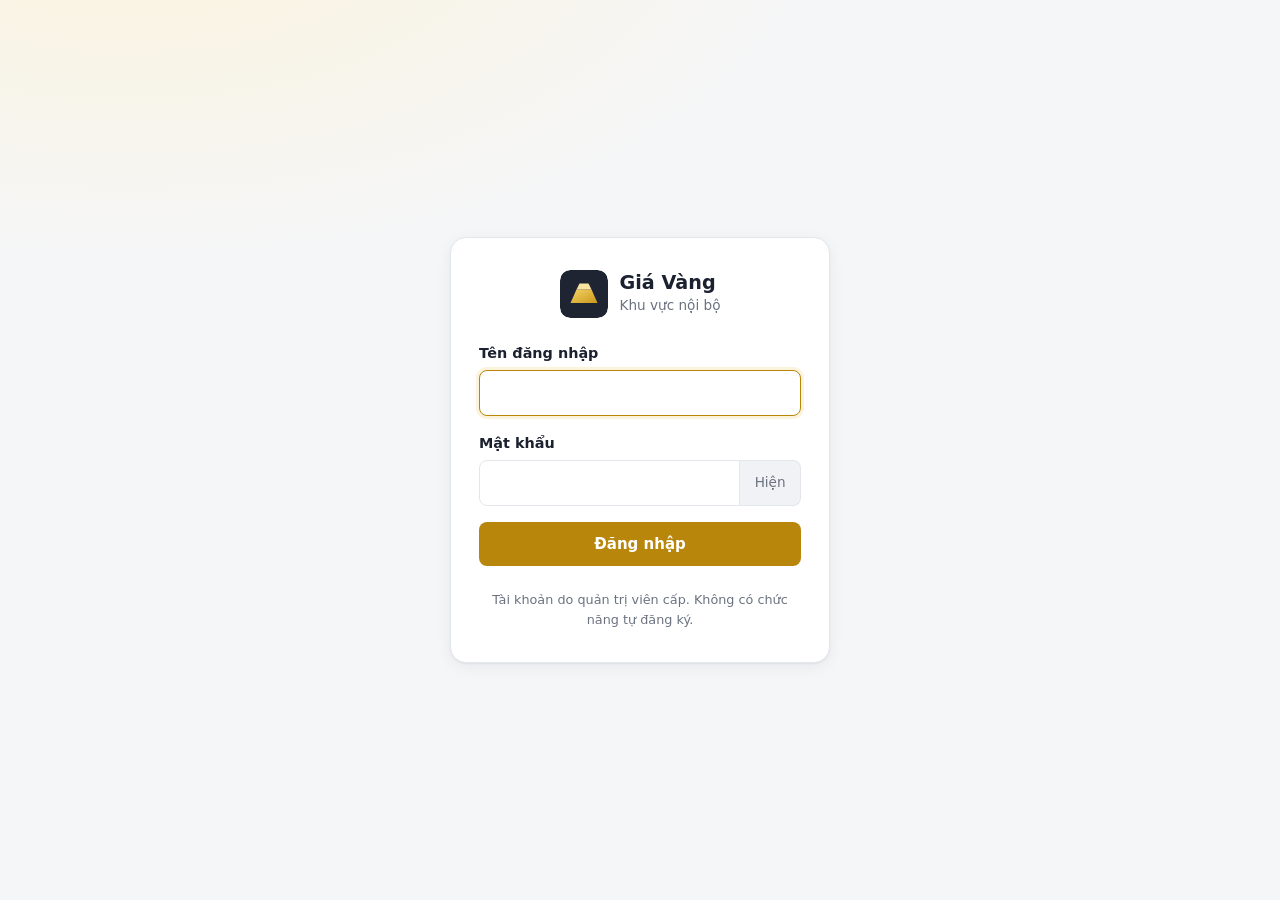
<file: index.html>
<!doctype html>
<html lang="vi">
<head>
  <meta charset="utf-8">
  <meta name="viewport" content="width=device-width, initial-scale=1">
  <meta name="robots" content="noindex, nofollow">
  <title>Giá Vàng</title>
  <meta http-equiv="refresh" content="0; url=login.html">
  <link rel="icon" href="assets/logo.svg" type="image/svg+xml">
</head>
<body>
  <p>Đang chuyển đến <a href="login.html">trang đăng nhập</a>...</p>
  <script>location.replace('login.html');</script>
</body>
</html>
</file>
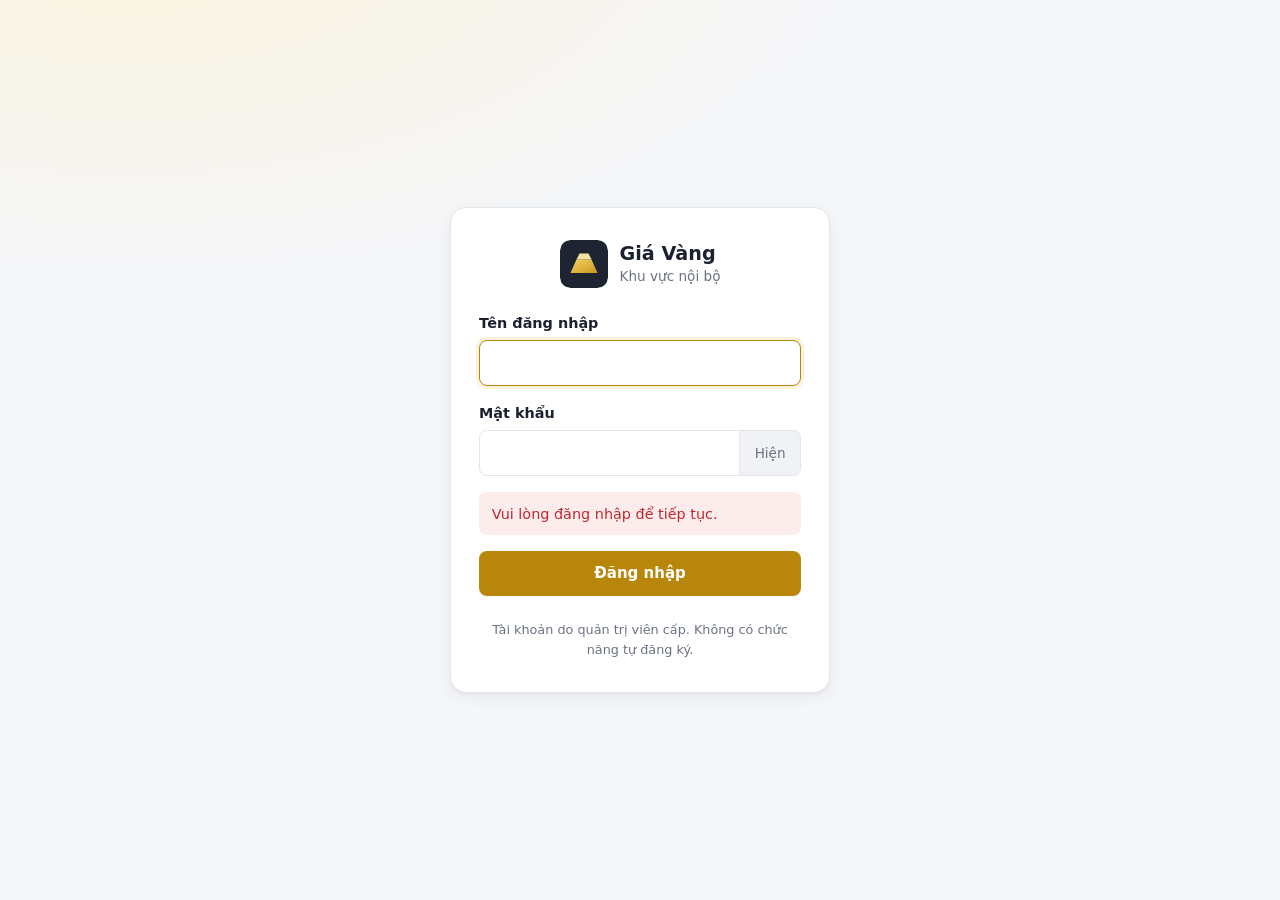
<file: admin.html>
<!doctype html>
<html lang="vi">
<head>
  <meta charset="utf-8">
  <meta name="viewport" content="width=device-width, initial-scale=1">
  <meta name="robots" content="noindex, nofollow">
  <title>Quản trị · Giá Vàng</title>
  <link rel="icon" href="assets/logo.svg" type="image/svg+xml">
  <link rel="stylesheet" href="css/style.css">
</head>
<body>
  <div id="page-loading" class="page-loading">Đang kiểm tra phiên đăng nhập...</div>

  <div id="app" class="layout" hidden>
    <aside id="sidebar" class="sidebar" aria-label="Điều hướng">
      <div class="brand">
        <img src="assets/logo.svg" alt="" class="brand__logo" width="36" height="36">
        <span class="brand__name">Giá Vàng</span>
      </div>
      <nav>
        <ul id="nav-list" class="nav">
          <li><a href="dashboard.html#overview" class="nav__link"><span class="nav__icon">◧</span><span class="nav__label">Tổng quan</span></a></li>
          <li><a href="dashboard.html#prices" class="nav__link"><span class="nav__icon">◈</span><span class="nav__label">Bảng giá</span></a></li>
          <li><a href="dashboard.html#notes" class="nav__link"><span class="nav__icon">≡</span><span class="nav__label">Ghi chú</span></a></li>
        </ul>
      </nav>
      <p class="sidebar__foot">Bản mẫu tĩnh · không có máy chủ</p>
    </aside>
    <div id="sidebar-overlay" class="sidebar-overlay" hidden></div>

    <div class="main">
      <header class="header">
        <button id="menu-toggle" class="icon-btn header__menu" aria-label="Mở menu"
                aria-controls="sidebar" aria-expanded="false">☰</button>
        <h1 class="header__title">Quản trị tài khoản</h1>
        <div class="user">
          <span id="user-avatar" class="user__avatar" aria-hidden="true"></span>
          <span class="user__info">
            <span id="user-name" class="user__name"></span>
            <span id="user-role" class="badge"></span>
          </span>
          <button id="logout-btn" class="btn btn--ghost">Đăng xuất</button>
        </div>
      </header>

      <main class="content">
        <!-- Trạng thái bản nháp -->
        <div id="draft-banner" class="banner banner--warn" hidden>
          <span><strong>Có thay đổi chưa xuất.</strong> Thay đổi chỉ nằm trong trình duyệt này cho đến khi bạn
            xuất file CSV và tải lên máy chủ.</span>
          <span class="banner__actions">
            <button id="discard-btn" class="btn btn--ghost btn--sm">Bỏ thay đổi</button>
            <button id="export-btn-2" class="btn btn--primary btn--sm">Xuất CSV</button>
          </span>
        </div>

        <div id="csv-errors" class="banner banner--error" hidden>
          <div>
            <strong id="csv-errors-title"></strong>
            <ul id="csv-errors-list" class="banner__list"></ul>
          </div>
        </div>

        <!-- Thống kê -->
        <div class="stats">
          <div class="stat">
            <span class="stat__label">Tổng tài khoản</span>
            <span id="stat-total" class="stat__value">0</span>
          </div>
          <div class="stat">
            <span class="stat__label">Đang hoạt động</span>
            <span id="stat-active" class="stat__value stat__value--success">0</span>
          </div>
          <div class="stat">
            <span class="stat__label">Đã khóa</span>
            <span id="stat-disabled" class="stat__value stat__value--danger">0</span>
          </div>
        </div>

        <!-- Danh sách -->
        <section class="card">
          <div class="toolbar">
            <div class="toolbar__filters">
              <input id="search" type="search" placeholder="Tìm username..." aria-label="Tìm tài khoản">
              <select id="filter-status" aria-label="Lọc theo trạng thái">
                <option value="all">Tất cả trạng thái</option>
                <option value="active">Đang hoạt động</option>
                <option value="disabled">Đã khóa</option>
              </select>
            </div>
            <div class="toolbar__actions">
              <button id="create-btn" class="btn btn--primary">+ Tạo tài khoản</button>
              <label class="btn btn--ghost" for="import-file">Nhập CSV</label>
              <input id="import-file" type="file" accept=".csv,text/csv" hidden>
              <button id="export-btn" class="btn btn--ghost">Xuất CSV</button>
              <button id="reload-btn" class="btn btn--ghost" title="Tải lại users.csv từ máy chủ">Tải lại</button>
            </div>
          </div>

          <div class="table-wrap">
            <table class="table table--accounts">
              <thead>
                <tr><th>Username</th><th>Role</th><th>Status</th><th class="actions-col">Actions</th></tr>
              </thead>
              <tbody id="user-rows"></tbody>
            </table>
          </div>
          <p id="empty-state" class="empty" hidden>Không có tài khoản phù hợp.</p>
        </section>

        <p class="notice">
          Website tĩnh không ghi được lên máy chủ. Sau khi sửa, bấm <strong>Xuất CSV</strong> để tải file
          <code>users.csv</code> mới, rồi tải file đó lên máy chủ đè vào <code>data/users.csv</code>.
          Đây là kiểm tra phía trình duyệt, không phải bảo mật thật — xem README.md.
        </p>
      </main>
    </div>
  </div>

  <template id="tpl-admin-nav">
    <li><a href="admin.html" class="nav__link is-active" aria-current="page"><span class="nav__icon">⚙</span><span class="nav__label">Quản trị</span></a></li>
  </template>

  <!-- Hộp tạo tài khoản -->
  <dialog id="create-dialog" class="modal">
    <form id="create-form" class="modal__body form" novalidate>
      <h2 class="modal__title">Tạo tài khoản</h2>
      <div class="field">
        <label for="c-username">Username</label>
        <input id="c-username" type="text" autocomplete="off" autocapitalize="none" spellcheck="false" required>
        <small class="muted">3–32 ký tự: chữ, số, dấu chấm, gạch dưới, gạch ngang.</small>
      </div>
      <div class="field">
        <label for="c-password">Mật khẩu</label>
        <div class="input-group">
          <input id="c-password" type="password" autocomplete="new-password" required>
          <button type="button" class="input-group__btn" data-toggle-password="c-password"
                  aria-label="Hiện mật khẩu" aria-pressed="false">Hiện</button>
        </div>
        <small class="muted">Tối thiểu 10 ký tự. Nên dùng mật khẩu dài, ngẫu nhiên.</small>
      </div>
      <div class="field-row">
        <div class="field">
          <label for="c-role">Role</label>
          <select id="c-role">
            <option value="member">member</option>
            <option value="admin">admin</option>
          </select>
        </div>
        <div class="field">
          <label for="c-status">Status</label>
          <select id="c-status">
            <option value="active">active</option>
            <option value="disabled">disabled</option>
          </select>
        </div>
      </div>
      <p id="c-error" class="form-message form-message--error" role="alert" hidden></p>
      <div class="modal__actions">
        <button type="button" class="btn btn--ghost" data-close>Hủy</button>
        <button id="c-submit" type="submit" class="btn btn--primary">Tạo</button>
      </div>
    </form>
  </dialog>

  <!-- Hộp sửa tài khoản -->
  <dialog id="edit-dialog" class="modal">
    <form id="edit-form" class="modal__body form" novalidate>
      <h2 class="modal__title">Sửa tài khoản <span id="e-username"></span></h2>
      <div class="field">
        <label for="e-role">Role</label>
        <select id="e-role">
          <option value="member">member</option>
          <option value="admin">admin</option>
        </select>
      </div>
      <div class="field">
        <label for="e-password">Mật khẩu mới</label>
        <div class="input-group">
          <input id="e-password" type="password" autocomplete="new-password">
          <button type="button" class="input-group__btn" data-toggle-password="e-password"
                  aria-label="Hiện mật khẩu" aria-pressed="false">Hiện</button>
        </div>
        <small class="muted">Để trống nếu không đổi. Đổi mật khẩu sẽ đăng xuất phiên đang mở của tài khoản này.</small>
      </div>
      <p id="e-error" class="form-message form-message--error" role="alert" hidden></p>
      <div class="modal__actions">
        <button type="button" class="btn btn--ghost" data-close>Hủy</button>
        <button id="e-submit" type="submit" class="btn btn--primary">Lưu</button>
      </div>
    </form>
  </dialog>

  <script src="js/csv.js"></script>
  <script src="js/password.js"></script>
  <script src="js/auth.js"></script>
  <script src="js/app.js"></script>
  <script src="js/admin.js"></script>
</body>
</html>
</file>
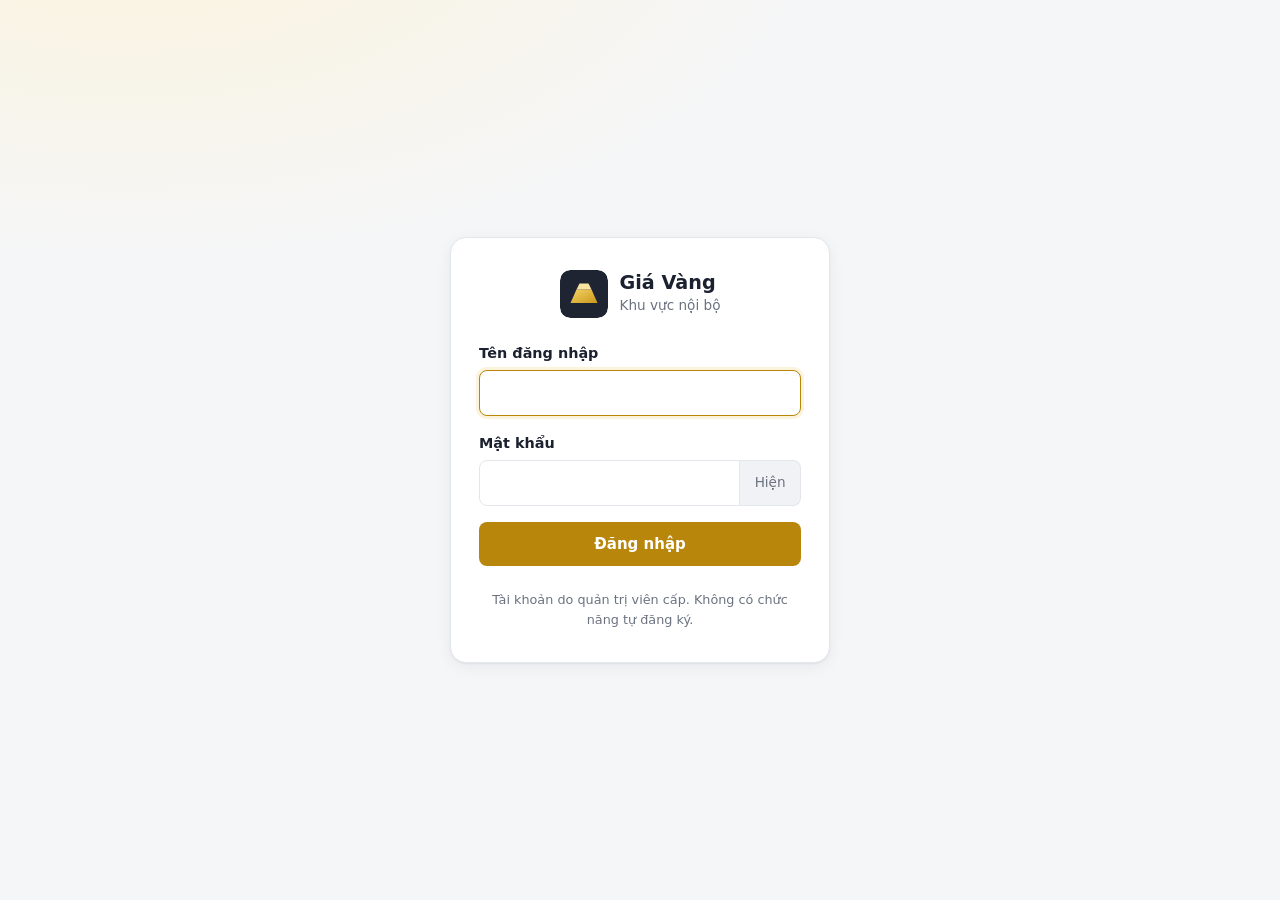
<file: login.html>
<!doctype html>
<html lang="vi">
<head>
  <meta charset="utf-8">
  <meta name="viewport" content="width=device-width, initial-scale=1">
  <meta name="robots" content="noindex, nofollow">
  <title>Đăng nhập · Giá Vàng</title>
  <link rel="icon" href="assets/logo.svg" type="image/svg+xml">
  <link rel="stylesheet" href="css/style.css">
</head>
<body class="auth-page">
  <main class="auth-card">
    <div class="brand brand--center">
      <img src="assets/logo.svg" alt="" class="brand__logo" width="48" height="48">
      <div>
        <h1 class="brand__name">Giá Vàng</h1>
        <p class="brand__tagline">Khu vực nội bộ</p>
      </div>
    </div>

    <form id="login-form" class="form" novalidate>
      <div class="field">
        <label for="username">Tên đăng nhập</label>
        <input id="username" name="username" type="text" autocomplete="username"
               autocapitalize="none" spellcheck="false" required autofocus>
      </div>

      <div class="field">
        <label for="password">Mật khẩu</label>
        <div class="input-group">
          <input id="password" name="password" type="password" autocomplete="current-password" required>
          <button type="button" class="input-group__btn" data-toggle-password="password"
                  aria-label="Hiện mật khẩu" aria-pressed="false">Hiện</button>
        </div>
      </div>

      <p id="login-error" class="form-message" role="alert" hidden></p>

      <button id="login-submit" type="submit" class="btn btn--primary btn--block">Đăng nhập</button>
    </form>

    <p class="auth-note">
      Tài khoản do quản trị viên cấp. Không có chức năng tự đăng ký.
    </p>
  </main>

  <script src="js/csv.js"></script>
  <script src="js/password.js"></script>
  <script src="js/auth.js"></script>
  <script src="js/app.js"></script>
  <script src="js/login.js"></script>
</body>
</html>
</file>
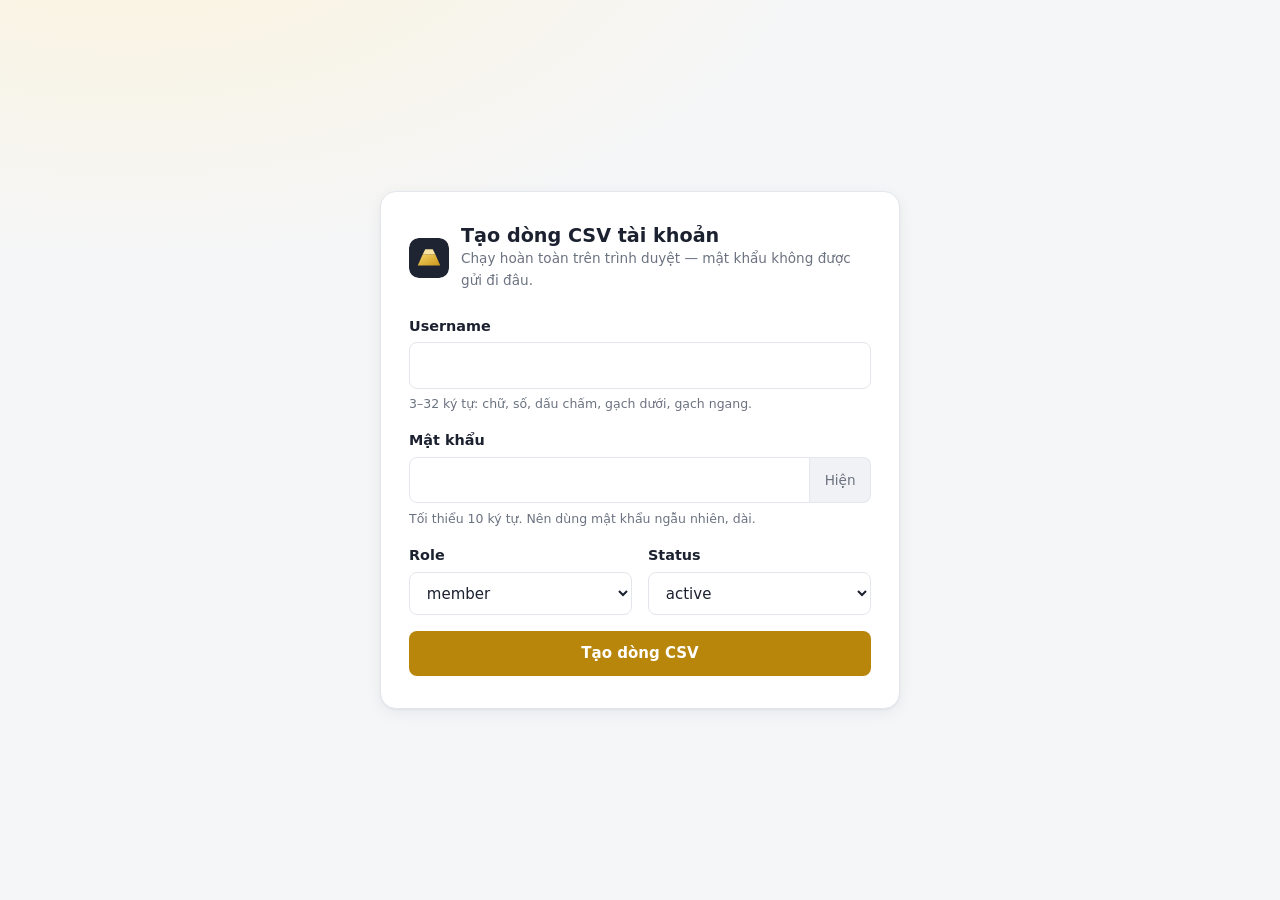
<file: tools/hash.html>
<!doctype html>
<html lang="vi">
<head>
  <meta charset="utf-8">
  <meta name="viewport" content="width=device-width, initial-scale=1">
  <meta name="robots" content="noindex, nofollow">
  <title>Tạo hash mật khẩu · Giá Vàng</title>
  <link rel="icon" href="../assets/logo.svg" type="image/svg+xml">
  <link rel="stylesheet" href="../css/style.css">
</head>
<body class="auth-page">
  <main class="auth-card auth-card--wide">
    <div class="brand">
      <img src="../assets/logo.svg" alt="" class="brand__logo" width="40" height="40">
      <div>
        <h1 class="brand__name">Tạo dòng CSV tài khoản</h1>
        <p class="brand__tagline">Chạy hoàn toàn trên trình duyệt — mật khẩu không được gửi đi đâu.</p>
      </div>
    </div>

    <form id="hash-form" class="form" novalidate>
      <div class="field">
        <label for="h-username">Username</label>
        <input id="h-username" type="text" autocomplete="off" autocapitalize="none" spellcheck="false" required>
        <small class="muted">3–32 ký tự: chữ, số, dấu chấm, gạch dưới, gạch ngang.</small>
      </div>
      <div class="field">
        <label for="h-password">Mật khẩu</label>
        <div class="input-group">
          <input id="h-password" type="password" autocomplete="new-password" required>
          <button type="button" class="input-group__btn" data-toggle-password="h-password"
                  aria-label="Hiện mật khẩu" aria-pressed="false">Hiện</button>
        </div>
        <small class="muted">Tối thiểu 10 ký tự. Nên dùng mật khẩu ngẫu nhiên, dài.</small>
      </div>
      <div class="field-row">
        <div class="field">
          <label for="h-role">Role</label>
          <select id="h-role">
            <option value="member">member</option>
            <option value="admin">admin</option>
          </select>
        </div>
        <div class="field">
          <label for="h-status">Status</label>
          <select id="h-status">
            <option value="active">active</option>
            <option value="disabled">disabled</option>
          </select>
        </div>
      </div>

      <p id="h-error" class="form-message form-message--error" role="alert" hidden></p>
      <button id="h-submit" type="submit" class="btn btn--primary btn--block">Tạo dòng CSV</button>
    </form>

    <div id="h-output-wrap" class="field" hidden>
      <label for="h-output">Dòng CSV (dán vào <code>data/users.csv</code>)</label>
      <textarea id="h-output" rows="3" readonly></textarea>
      <button id="h-copy" type="button" class="btn btn--ghost">Sao chép</button>
    </div>
  </main>

  <script src="../js/csv.js"></script>
  <script src="../js/password.js"></script>
  <script src="../js/app.js"></script>
  <script>
    (() => {
      App.initPasswordToggles();
      const $ = id => document.getElementById(id);
      const err = $('h-error');

      $('hash-form').addEventListener('submit', async e => {
        e.preventDefault();
        err.hidden = true;
        const username = $('h-username').value.trim();
        const password = $('h-password').value;

        if (!CSV.USERNAME_RE.test(username)) { err.textContent = 'Username không hợp lệ.'; err.hidden = false; return; }
        if (password.length < 10) { err.textContent = 'Mật khẩu cần tối thiểu 10 ký tự.'; err.hidden = false; return; }

        $('h-submit').disabled = true;
        $('h-submit').textContent = 'Đang băm...';
        const hash = await Password.hash(password);
        $('h-password').value = '';
        $('h-output').value = CSV.toRow([username, hash, $('h-role').value, $('h-status').value]);
        $('h-output-wrap').hidden = false;
        $('h-submit').disabled = false;
        $('h-submit').textContent = 'Tạo dòng CSV';
      });

      $('h-copy').addEventListener('click', async () => {
        try {
          await navigator.clipboard.writeText($('h-output').value);
          App.toast('Đã sao chép.', 'success');
        } catch {
          $('h-output').select();
          App.toast('Không sao chép tự động được — hãy nhấn Ctrl+C.', 'error');
        }
      });
    })();
  </script>
</body>
</html>
</file>
<file: css/style.css>
/* =========================================================
   Giá Vàng — style.css
   ========================================================= */

:root {
  --bg: #f5f6f8;
  --surface: #ffffff;
  --surface-2: #f0f2f5;
  --text: #1c2130;
  --muted: #6b7280;
  --border: #e3e6eb;
  --primary: #b8860b;
  --primary-hover: #9c7209;
  --primary-soft: #fbf3dc;
  --sidebar: #1f2433;
  --sidebar-text: #c9cede;
  --sidebar-active: #2c3347;
  --success: #15803d;
  --success-soft: #e7f6ec;
  --danger: #c0262d;
  --danger-soft: #fdecec;
  --info: #2563eb;
  --info-soft: #e8effd;
  --radius: 12px;
  --shadow: 0 1px 2px rgba(16, 24, 40, .05), 0 4px 16px rgba(16, 24, 40, .06);
  --font: system-ui, -apple-system, "Segoe UI", Roboto, "Helvetica Neue", Arial, sans-serif;
}

@media (prefers-color-scheme: dark) {
  :root {
    --bg: #12151d;
    --surface: #1a1e29;
    --surface-2: #222736;
    --text: #e6e8ee;
    --muted: #9aa1b2;
    --border: #2c3243;
    --primary: #d9a92c;
    --primary-hover: #e8bb45;
    --primary-soft: #33291052;
    --sidebar: #0e1117;
    --sidebar-active: #1f2433;
    --success: #4ade80;
    --success-soft: #14532d55;
    --danger: #f87171;
    --danger-soft: #7f1d1d55;
    --info: #93b4fb;
    --info-soft: #1e3a8a55;
  }
}

*, *::before, *::after { box-sizing: border-box; }
[hidden] { display: none !important; }

html, body { margin: 0; }
body {
  font-family: var(--font);
  font-size: 15px;
  line-height: 1.55;
  color: var(--text);
  background: var(--bg);
  -webkit-font-smoothing: antialiased;
}

h1, h2, h3 { line-height: 1.25; margin: 0 0 .5em; }
h2 { font-size: 1.15rem; }
a { color: var(--primary); }
code {
  font-family: ui-monospace, SFMono-Regular, Consolas, monospace;
  font-size: .9em;
  background: var(--surface-2);
  padding: .1em .35em;
  border-radius: 4px;
}
.muted { color: var(--muted); }
.small { font-size: .85rem; }

/* ---------- Buttons ---------- */
.btn {
  display: inline-flex;
  align-items: center;
  justify-content: center;
  gap: .4em;
  padding: .6rem 1rem;
  border: 1px solid transparent;
  border-radius: 8px;
  font: inherit;
  font-weight: 600;
  cursor: pointer;
  transition: background-color .15s, border-color .15s, transform .05s;
}
.btn:active { transform: translateY(1px); }
.btn:disabled { opacity: .65; cursor: not-allowed; }
.btn--primary { background: var(--primary); color: #fff; }
.btn--primary:hover:not(:disabled) { background: var(--primary-hover); }
.btn--ghost { background: transparent; color: var(--text); border-color: var(--border); }
.btn--ghost:hover { background: var(--surface-2); }
.btn--block { width: 100%; }

.icon-btn {
  width: 40px; height: 40px;
  display: inline-grid; place-items: center;
  border: 1px solid var(--border);
  border-radius: 8px;
  background: var(--surface);
  color: var(--text);
  font-size: 1.1rem;
  cursor: pointer;
}
.icon-btn:hover { background: var(--surface-2); }

:focus-visible { outline: 2px solid var(--primary); outline-offset: 2px; }

/* ---------- Forms ---------- */
.form { display: grid; gap: 1rem; }
.field { display: grid; gap: .35rem; }
.field-row { display: grid; grid-template-columns: 1fr 1fr; gap: 1rem; }
.field label { font-weight: 600; font-size: .9rem; }
input, select, textarea {
  width: 100%;
  padding: .65rem .8rem;
  font: inherit;
  color: var(--text);
  background: var(--surface);
  border: 1px solid var(--border);
  border-radius: 8px;
  transition: border-color .15s, box-shadow .15s;
}
textarea { font-family: ui-monospace, Consolas, monospace; font-size: .8rem; resize: vertical; word-break: break-all; }
input:focus, select:focus, textarea:focus {
  outline: none;
  border-color: var(--primary);
  box-shadow: 0 0 0 3px var(--primary-soft);
}
.input-group { display: flex; }
.input-group input { border-top-right-radius: 0; border-bottom-right-radius: 0; }
.input-group__btn {
  padding: 0 .9rem;
  font: inherit;
  font-size: .85rem;
  color: var(--muted);
  background: var(--surface-2);
  border: 1px solid var(--border);
  border-left: 0;
  border-radius: 0 8px 8px 0;
  cursor: pointer;
}
.input-group__btn:hover { color: var(--text); }

.form-message {
  margin: 0;
  padding: .65rem .8rem;
  border-radius: 8px;
  font-size: .9rem;
}
.form-message--error { color: var(--danger); background: var(--danger-soft); }
.form-message--success { color: var(--success); background: var(--success-soft); }
.form-message--info { color: var(--info); background: var(--info-soft); }

/* ---------- Brand ---------- */
.brand { display: flex; align-items: center; gap: .75rem; }
.brand--center { justify-content: center; text-align: left; }
.brand__logo { border-radius: 10px; flex: none; }
.brand__name { font-size: 1.2rem; font-weight: 700; margin: 0; }
.brand__tagline { margin: 0; color: var(--muted); font-size: .85rem; }

/* ---------- Auth page ---------- */
.auth-page {
  min-height: 100vh;
  display: grid;
  place-items: center;
  padding: 1.5rem 1rem;
  background:
    radial-gradient(1200px 600px at 10% -10%, var(--primary-soft), transparent 60%),
    var(--bg);
}
.auth-card {
  width: 100%;
  max-width: 380px;
  display: grid;
  gap: 1.5rem;
  padding: 2rem 1.75rem;
  background: var(--surface);
  border: 1px solid var(--border);
  border-radius: 16px;
  box-shadow: var(--shadow);
}
.auth-card--wide { max-width: 520px; }
.auth-note { margin: 0; text-align: center; color: var(--muted); font-size: .8rem; }

/* ---------- Loading ---------- */
.page-loading {
  min-height: 100vh;
  display: grid;
  place-items: center;
  color: var(--muted);
  padding: 1rem;
  text-align: center;
}

/* ---------- Layout ---------- */
.layout { display: flex; min-height: 100vh; }

.sidebar {
  width: 240px;
  flex: none;
  display: flex;
  flex-direction: column;
  gap: 1.5rem;
  padding: 1.25rem 1rem;
  background: var(--sidebar);
  color: var(--sidebar-text);
  position: sticky;
  top: 0;
  height: 100vh;
}
.sidebar .brand__name { color: #fff; font-size: 1.05rem; }
.sidebar__foot { margin: auto 0 0; font-size: .75rem; opacity: .6; }

.nav { list-style: none; margin: 0; padding: 0; display: grid; gap: .25rem; }
.nav__link {
  display: flex;
  align-items: center;
  gap: .7rem;
  padding: .6rem .75rem;
  border-radius: 8px;
  color: var(--sidebar-text);
  text-decoration: none;
  transition: background-color .15s, color .15s;
}
.nav__link:hover { background: var(--sidebar-active); color: #fff; }
.nav__link.is-active { background: var(--sidebar-active); color: #fff; box-shadow: inset 3px 0 0 var(--primary); }
.nav__icon { width: 1.2em; text-align: center; opacity: .85; }

.sidebar-overlay { display: none; }

.main { flex: 1; min-width: 0; display: flex; flex-direction: column; }

.header {
  display: flex;
  align-items: center;
  gap: 1rem;
  padding: .85rem 1.5rem;
  background: var(--surface);
  border-bottom: 1px solid var(--border);
  position: sticky;
  top: 0;
  z-index: 5;
}
.header__menu { display: none; }
.header__title { font-size: 1.1rem; margin: 0; flex: 1; }

.user { display: flex; align-items: center; gap: .75rem; }
.user__avatar {
  width: 36px; height: 36px;
  border-radius: 50%;
  display: grid; place-items: center;
  font-weight: 700;
  color: #fff;
  background: var(--primary);
}
.user__info { display: grid; line-height: 1.2; }
.user__name { font-weight: 600; font-size: .9rem; }

.badge {
  justify-self: start;
  font-size: .68rem;
  font-weight: 700;
  letter-spacing: .04em;
  padding: .1rem .45rem;
  border-radius: 999px;
}
.badge--admin { color: var(--primary); background: var(--primary-soft); }
.badge--member { color: var(--info); background: var(--info-soft); }

.content { padding: 1.5rem; display: grid; gap: 1.25rem; max-width: 1100px; width: 100%; }
.content > section { display: grid; gap: 1.25rem; }

/* ---------- Cards ---------- */
.card {
  background: var(--surface);
  border: 1px solid var(--border);
  border-radius: var(--radius);
  padding: 1.25rem 1.5rem;
  box-shadow: var(--shadow);
}
.card--hero { background: linear-gradient(135deg, var(--primary-soft), var(--surface) 70%); }
.card--hero p { margin: 0; color: var(--muted); }
.card__head { display: flex; align-items: baseline; justify-content: space-between; gap: 1rem; flex-wrap: wrap; margin-bottom: .75rem; }
.card__head h2 { margin: 0; }

.notice {
  padding: .9rem 1.1rem;
  border-radius: var(--radius);
  background: var(--primary-soft);
  border: 1px solid color-mix(in srgb, var(--primary) 30%, transparent);
  font-size: .9rem;
}
.card.notice { box-shadow: none; }

.prose p, .prose ul, .prose ol { margin: 0 0 .75rem; }
.prose li { margin-bottom: .35rem; }

.stats { display: grid; grid-template-columns: repeat(auto-fit, minmax(180px, 1fr)); gap: 1rem; }
.stat {
  display: grid;
  gap: .2rem;
  padding: 1rem 1.25rem;
  background: var(--surface);
  border: 1px solid var(--border);
  border-radius: var(--radius);
  transition: transform .15s, box-shadow .15s;
}
.stat:hover { transform: translateY(-2px); box-shadow: var(--shadow); }
.stat__label { color: var(--muted); font-size: .85rem; }
.stat__value { font-size: 1.5rem; font-weight: 700; }
.stat__hint { color: var(--muted); font-size: .75rem; }

/* ---------- Table ---------- */
.table-wrap { overflow-x: auto; }
.table { width: 100%; border-collapse: collapse; font-size: .92rem; }
.table th, .table td { padding: .65rem .75rem; border-bottom: 1px solid var(--border); text-align: left; white-space: nowrap; }
.table th { color: var(--muted); font-weight: 600; font-size: .8rem; text-transform: uppercase; letter-spacing: .03em; }
.table tbody tr:hover { background: var(--surface-2); }
.table .num { text-align: right; font-variant-numeric: tabular-nums; }

/* ---------- Admin ---------- */
.btn--sm { padding: .35rem .65rem; font-size: .82rem; font-weight: 600; }
.btn--danger { background: var(--danger); color: #fff; }
.btn--danger:hover { filter: brightness(.92); }
.btn--danger-ghost { background: transparent; color: var(--danger); border-color: var(--border); }
.btn--danger-ghost:hover { background: var(--danger-soft); border-color: var(--danger); }

.badge--success { color: var(--success); background: var(--success-soft); }
.badge--danger { color: var(--danger); background: var(--danger-soft); }
.badge--muted { color: var(--muted); background: var(--surface-2); font-weight: 600; }

.stat__value--success { color: var(--success); }
.stat__value--danger { color: var(--danger); }

.banner {
  display: flex;
  align-items: center;
  justify-content: space-between;
  gap: .75rem 1rem;
  flex-wrap: wrap;
  padding: .85rem 1.1rem;
  border-radius: var(--radius);
  font-size: .9rem;
}
.banner--warn { background: var(--primary-soft); border: 1px solid color-mix(in srgb, var(--primary) 35%, transparent); }
.banner--error { background: var(--danger-soft); color: var(--danger); }
.banner__actions { display: flex; gap: .5rem; }
.banner__list { margin: .4rem 0 0; padding-left: 1.2rem; max-height: 9rem; overflow: auto; }

.toolbar { display: flex; flex-wrap: wrap; gap: .75rem; justify-content: space-between; margin-bottom: 1rem; }
.toolbar__filters { display: flex; gap: .5rem; flex: 1 1 320px; }
.toolbar__filters input { flex: 1; min-width: 0; }
.toolbar__filters select { width: auto; }
.toolbar__actions { display: flex; flex-wrap: wrap; gap: .5rem; }

.table--accounts td { vertical-align: middle; }
.actions-col { text-align: right; }
.row-actions { display: inline-flex; gap: .35rem; }
.empty { text-align: center; color: var(--muted); padding: 1.5rem 0 .5rem; margin: 0; }

.modal {
  width: min(440px, calc(100vw - 2rem));
  padding: 0;
  border: 1px solid var(--border);
  border-radius: 16px;
  background: var(--surface);
  color: var(--text);
  box-shadow: 0 20px 50px rgba(0, 0, 0, .25);
}
.modal::backdrop { background: rgba(15, 18, 28, .5); }
.modal__body { padding: 1.5rem; }
.modal__title { font-size: 1.1rem; margin: 0; }
.modal__text { margin: .75rem 0 0; color: var(--muted); }
.modal__actions { display: flex; justify-content: flex-end; gap: .5rem; margin-top: 1.25rem; }
.modal .form .modal__actions { margin-top: .25rem; }

/* ---------- Toast ---------- */
.toast-root {
  position: fixed;
  right: 1rem;
  bottom: 1rem;
  display: grid;
  gap: .5rem;
  z-index: 100;
  max-width: calc(100vw - 2rem);
}
.toast {
  padding: .7rem 1rem;
  border-radius: 8px;
  color: #fff;
  font-size: .9rem;
  box-shadow: var(--shadow);
  opacity: 0;
  transform: translateY(8px);
  transition: opacity .2s, transform .2s;
}
.toast.is-visible { opacity: 1; transform: none; }
.toast--success { background: #15803d; }
.toast--error { background: #c0262d; }
.toast--info { background: #1f2433; }

/* ---------- Responsive ---------- */
@media (max-width: 860px) {
  .sidebar {
    position: fixed;
    inset: 0 auto 0 0;
    z-index: 20;
    transform: translateX(-100%);
    transition: transform .2s ease;
  }
  .sidebar.is-open { transform: none; box-shadow: 8px 0 24px rgba(0, 0, 0, .25); }
  .sidebar-overlay {
    display: block;
    position: fixed;
    inset: 0;
    z-index: 15;
    background: rgba(0, 0, 0, .4);
  }
  .header__menu { display: inline-grid; }
  .header { padding: .75rem 1rem; }
  .content { padding: 1rem; }
}

@media (max-width: 520px) {
  .user__info { display: none; }
  .user .btn { padding: .5rem .75rem; font-size: .85rem; }
  .card { padding: 1rem; }
  .auth-card { padding: 1.5rem 1.25rem; }
  .field-row { grid-template-columns: 1fr; }
  .stats { grid-template-columns: repeat(3, 1fr); gap: .5rem; }
  .stat { padding: .7rem .8rem; }
  .stat__label { font-size: .75rem; }
  .stat__value { font-size: 1.25rem; }
  .toolbar__filters { flex-direction: column; }
  .toolbar__filters select { width: 100%; }
  .toolbar__actions .btn { flex: 1 1 auto; }

  /* Bảng tài khoản thành dạng thẻ trên điện thoại */
  .table--accounts thead { display: none; }
  .table--accounts, .table--accounts tbody, .table--accounts tr, .table--accounts td { display: block; }
  .table--accounts tr {
    display: grid;
    grid-template-columns: 1fr auto auto;
    gap: .5rem;
    align-items: center;
    padding: .75rem 0;
    border-bottom: 1px solid var(--border);
  }
  .table--accounts td { padding: 0; border: 0; white-space: normal; }
  .table--accounts td:first-child { font-weight: 600; }
  .table--accounts .actions-col { grid-column: 1 / -1; text-align: left; }
  .row-actions { display: flex; }
  .row-actions .btn { flex: 1; }
}

@media (prefers-reduced-motion: reduce) {
  * { transition: none !important; }
}
</file>
